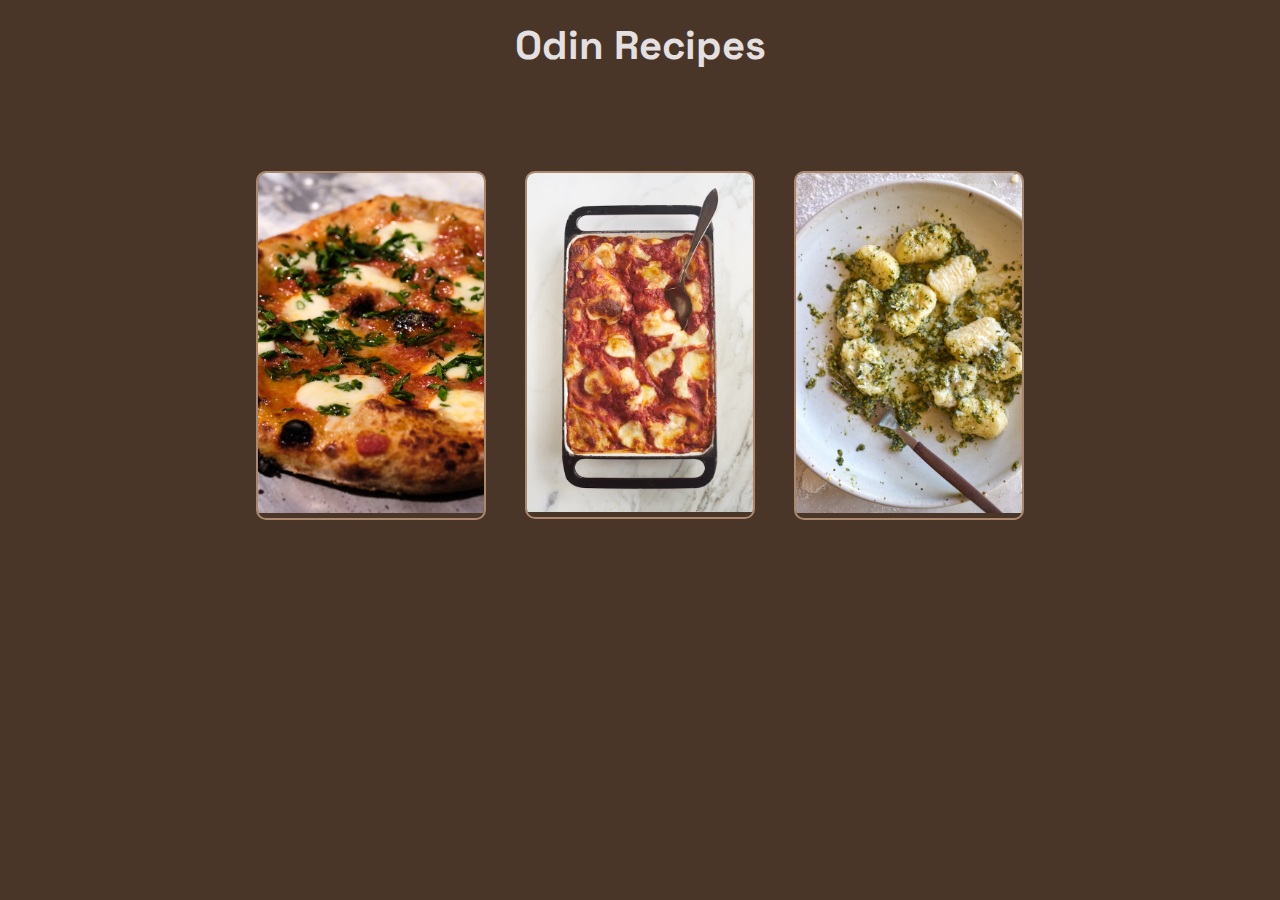
<file: index.html>
<!DOCTYPE html>
<html lang="en">
<head>
    <meta charset="UTF-8">
    <meta name="viewport" content="width=device-width, initial-scale=1.0">
    <title>Recipes</title>
    <link rel="stylesheet" href="style/homestyle.css">
</head>
<body>
    <h1>Odin Recipes</h1>
    <div class="container">
        <div class="recipe-card">
            <a href="recipes/fast pizza.html">
                <img src="images/pizzayummy.jpg" alt="Pizza Dough">
                <div class="overlay">Pizza Dough</div>
            </a>
        </div>
        <div class="recipe-card">
            <a href="recipes/lasanga.html">
                <img src="images/lasagna.avif" alt="Lasagna">
                <div class="overlay">Fast Lasagna</div>
            </a>
        </div>
        <div class="recipe-card">
            <a href="recipes/gnochii.html">
                <img src="images/gnochii.avif" alt="Gnocchi">
                <div class="overlay">Gnocchi</div>
            </a>
        </div>
    </div>
</body>
</html>
</file>
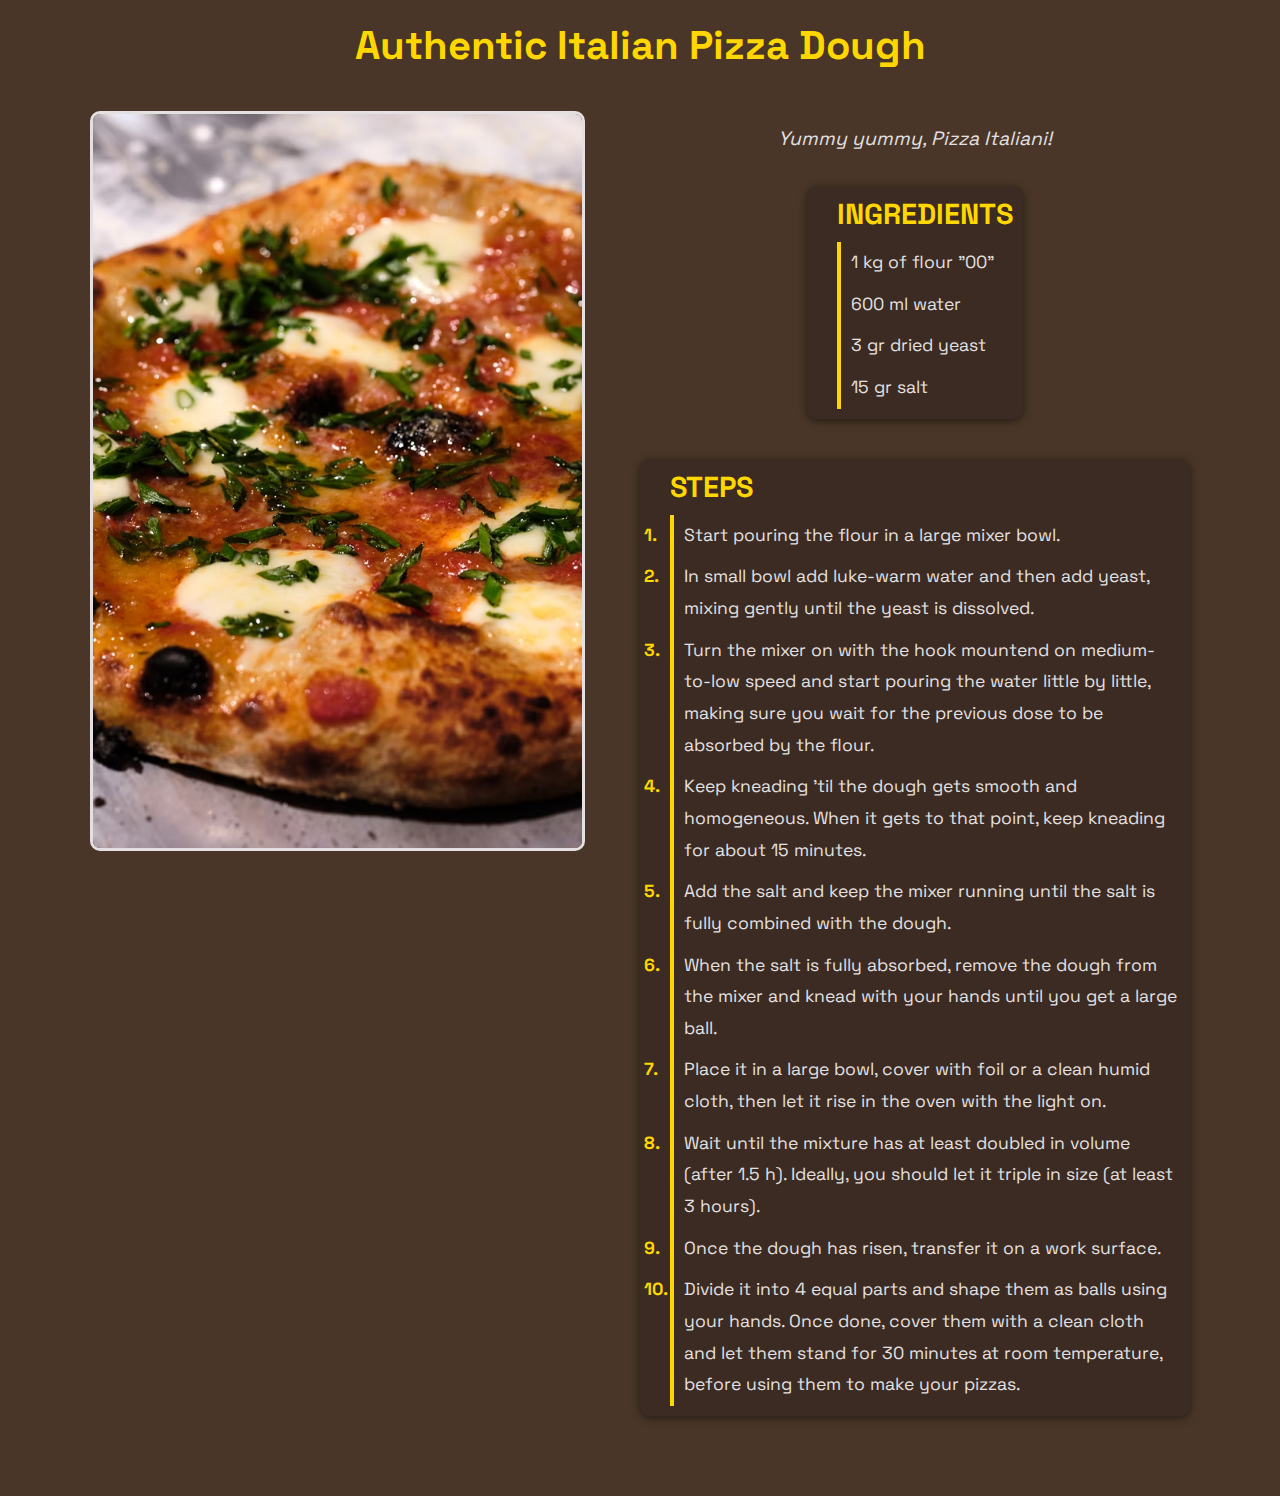
<file: recipes/fast pizza.html>
<!DOCTYPE html>
<html lang="en">
<head>
    <meta charset="UTF-8">
    <meta name="viewport" content="width=device-width, initial-scale=1.0">
    <title>Authentic Italian Pizza Dough</title>
    <link rel="stylesheet" href="../style/recipestyle.css">
</head>
<body>
    <h1>Authentic Italian Pizza Dough</h1>
    <div class="recipe-container">
        <div class="recipe-image">
            <img src="../images/pizzayummy.jpg" alt="Italian Pizza">
        </div>
        <div class="recipe-content">
    <p class="description">Yummy yummy, Pizza Italiani!</p>
    <ul>
        <h2>Ingredients</h2>
        <li>1 kg of flour "00"</li>
        <li>600 ml water</li>
        <li>3 gr dried yeast</li>
        <li>15 gr salt</li>
    </ul>
    <ol>
        <h2>Steps</h2>
        <li>Start pouring the flour in a large mixer bowl.</li>
        <li>In small bowl add luke-warm water and then add yeast, mixing gently until the yeast is dissolved.</li>
        <li>Turn the mixer on with the hook mountend on medium-to-low speed and start pouring the water little by little, making sure you wait for the previous dose to be absorbed by the flour.</li>
        <li>Keep kneading 'til the dough gets smooth and homogeneous. When it gets to that point, keep kneading for about 15 minutes.</li>
        <li>Add the salt and keep the mixer running until the salt is fully combined with the dough.</li>
        <li>When the salt is fully absorbed, remove the dough from the mixer and knead with your hands until you get a large ball.</li>
        <li>Place it in a large bowl, cover with foil or a clean humid cloth, then let it rise in the oven with the light on.</li>
        <li>Wait until the mixture has at least doubled in volume (after 1.5 h). Ideally, you should let it triple in size (at least 3 hours).</li>
        <li>Once the dough has risen, transfer it on a work surface.</li> 
        <li>Divide it into 4 equal parts and shape them as balls using your hands. Once done, cover them with a clean cloth and let them stand for 30 minutes at room temperature, before using them to make your pizzas.</li>   
    </ol>
    </div>
    </div>
</body>
</html>
</file>
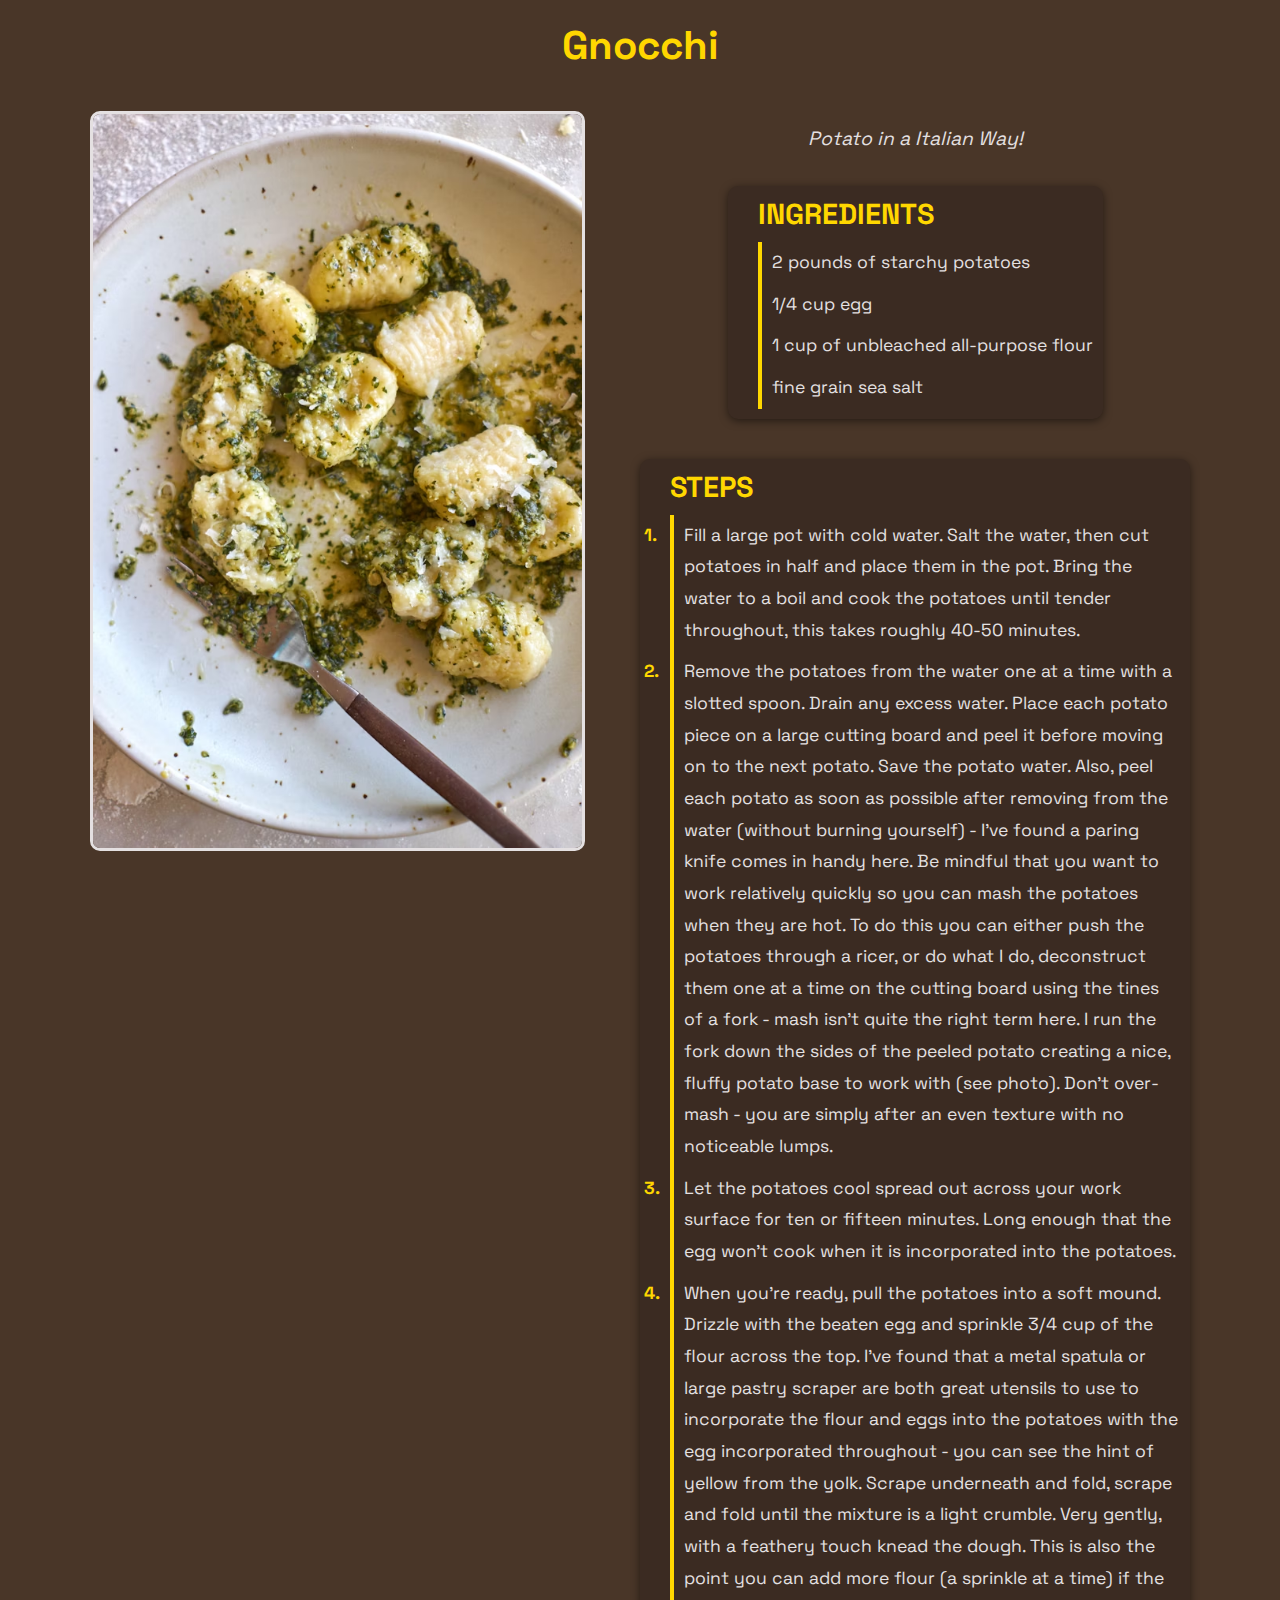
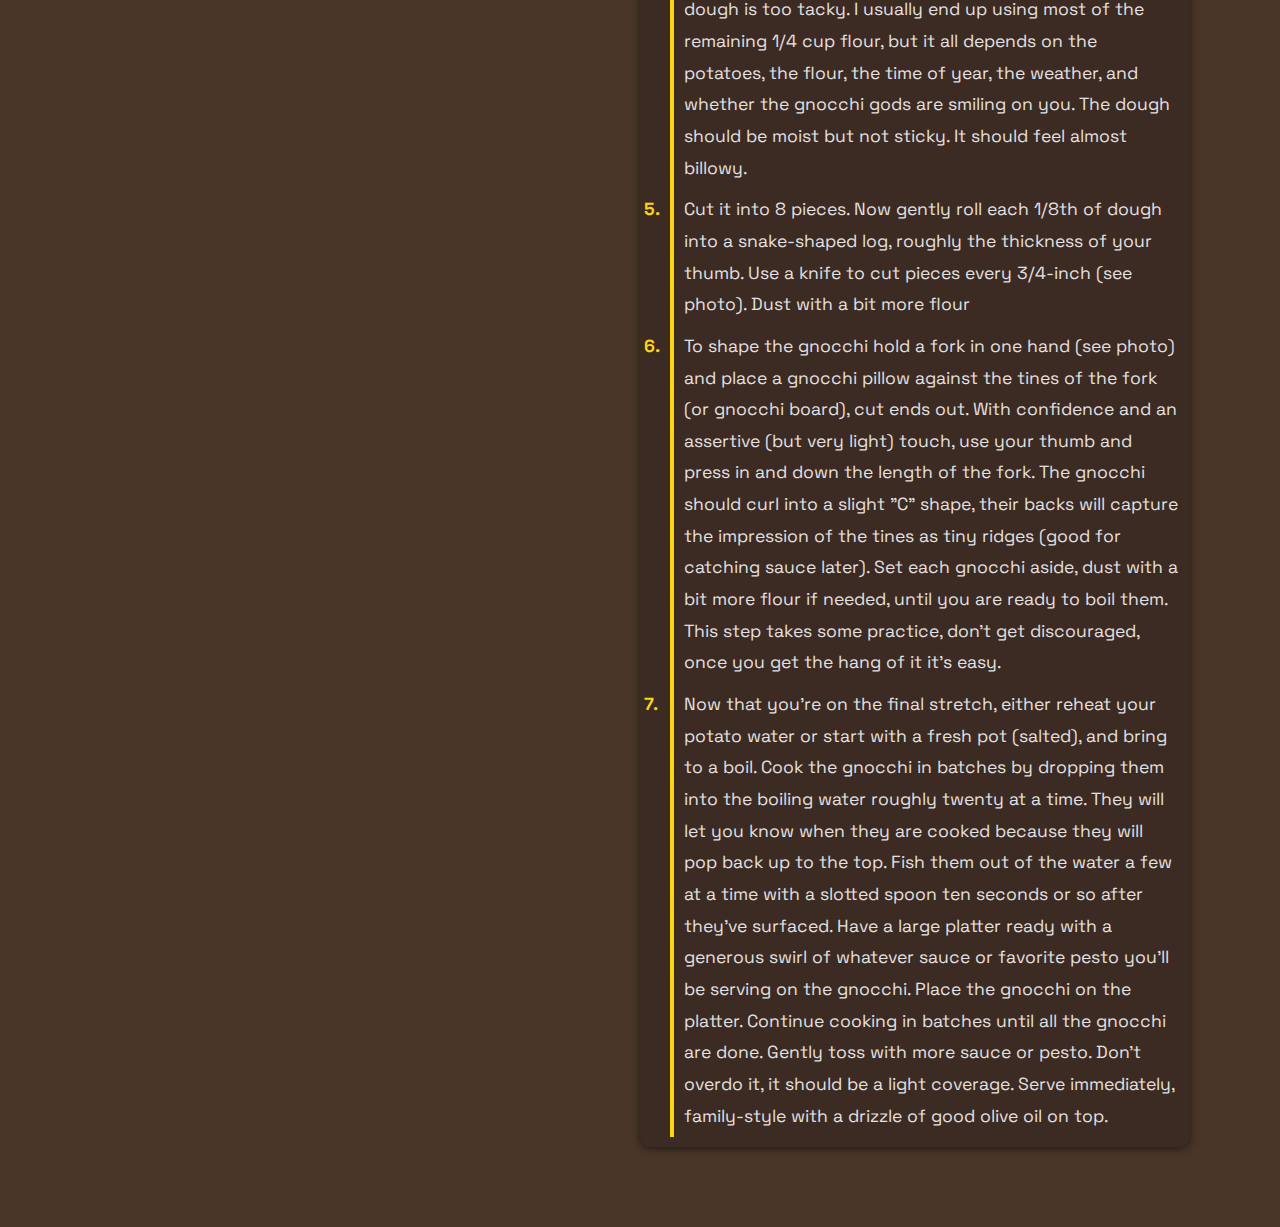
<file: recipes/gnochii.html>
<!DOCTYPE html>
<html lang="en">
<head>
    <meta charset="UTF-8">
    <meta name="viewport" content="width=device-width, initial-scale=1.0">
    <title>Gnocchi</title>
    <link rel="stylesheet" href="../style/recipestyle.css">
</head>
<body>
    <h1>Gnocchi</h1>
    <div class="recipe-container">
        <div class="recipe-image">
            <img src="../images/gnochii.avif" alt="Gnocchi">
        </div>
        <div class="recipe-content">
    <p class="description">Potato in a Italian Way!</p>
    <ul>
        <h2>Ingredients</h2>
        <li>2 pounds of starchy potatoes</li>
        <li>1/4 cup egg</li>
        <li>1 cup of unbleached all-purpose flour</li>
        <li>fine grain sea salt</li>
    </ul>
    <ol>
        <h2>Steps</h2>
        <li>Fill a large pot with cold water. Salt the water, then cut potatoes in half and place them in the pot. Bring the water to a boil and cook the potatoes until tender throughout, this takes roughly 40-50 minutes.</li>
        <li>Remove the potatoes from the water one at a time with a slotted spoon. Drain any excess water. Place each potato piece on a large cutting board and peel it before moving on to the next potato. Save the potato water. Also, peel each potato as soon as possible after removing from the water (without burning yourself) - I've found a paring knife comes in handy here. Be mindful that you want to work relatively quickly so you can mash the potatoes when they are hot. To do this you can either push the potatoes through a ricer, or do what I do, deconstruct them one at a time on the cutting board using the tines of a fork - mash isn't quite the right term here. I run the fork down the sides of the peeled potato creating a nice, fluffy potato base to work with (see photo). Don't over-mash - you are simply after an even texture with no noticeable lumps.</li>
        <li>Let the potatoes cool spread out across your work surface for ten or fifteen minutes. Long enough that the egg won't cook when it is incorporated into the potatoes.</li>
        <li>When you're ready, pull the potatoes into a soft mound. Drizzle with the beaten egg and sprinkle 3/4 cup of the flour across the top. I've found that a metal spatula or large pastry scraper are both great utensils to use to incorporate the flour and eggs into the potatoes with the egg incorporated throughout - you can see the hint of yellow from the yolk. Scrape underneath and fold, scrape and fold until the mixture is a light crumble. Very gently, with a feathery touch knead the dough. This is also the point you can add more flour (a sprinkle at a time) if the dough is too tacky. I usually end up using most of the remaining 1/4 cup flour, but it all depends on the potatoes, the flour, the time of year, the weather, and whether the gnocchi gods are smiling on you. The dough should be moist but not sticky. It should feel almost billowy. </li>
        <li>Cut it into 8 pieces. Now gently roll each 1/8th of dough into a snake-shaped log, roughly the thickness of your thumb. Use a knife to cut pieces every 3/4-inch (see photo). Dust with a bit more flour</li>
        <li>To shape the gnocchi hold a fork in one hand (see photo) and place a gnocchi pillow against the tines of the fork (or gnocchi board), cut ends out. With confidence and an assertive (but very light) touch, use your thumb and press in and down the length of the fork. The gnocchi should curl into a slight "C" shape, their backs will capture the impression of the tines as tiny ridges (good for catching sauce later). Set each gnocchi aside, dust with a bit more flour if needed, until you are ready to boil them. This step takes some practice, don't get discouraged, once you get the hang of it it's easy.
        </li>
        <li>Now that you're on the final stretch, either reheat your potato water or start with a fresh pot (salted), and bring to a boil. Cook the gnocchi in batches by dropping them into the boiling water roughly twenty at a time. They will let you know when they are cooked because they will pop back up to the top. Fish them out of the water a few at a time with a slotted spoon ten seconds or so after they've surfaced. Have a large platter ready with a generous swirl of whatever sauce or favorite pesto you'll be serving on the gnocchi. Place the gnocchi on the platter. Continue cooking in batches until all the gnocchi are done. Gently toss with more sauce or pesto. Don't overdo it, it should be a light coverage. Serve immediately, family-style with a drizzle of good olive oil on top.</li>
    </ol>
    </div>
    </div>
</body>
</html>
</file>
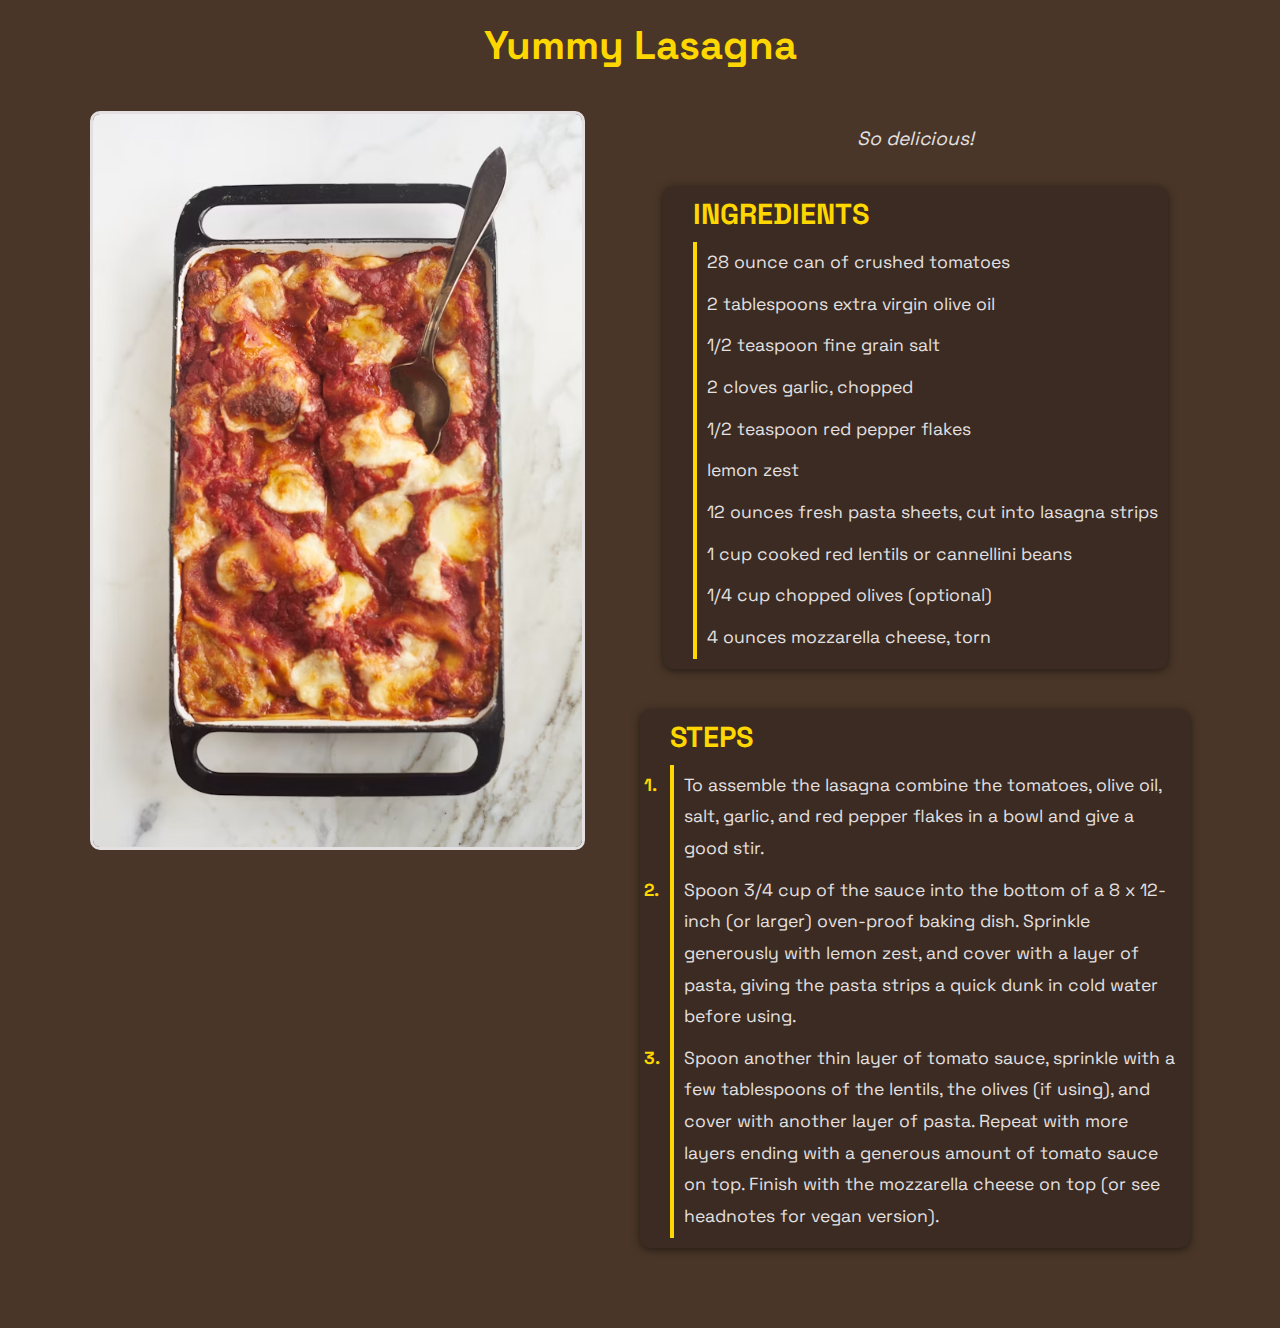
<file: recipes/lasanga.html>
<!DOCTYPE html>
<html lang="en">
<head>
    <meta charset="UTF-8">
    <meta name="viewport" content="width=device-width, initial-scale=1.0">
    <title>Lasagna</title>
    <link rel="stylesheet" href="../style/recipestyle.css">
</head>
<body>
    <h1>Yummy Lasagna</h1>
    <div class="recipe-container">
        <div class="recipe-image">
            <img src="../images/lasagna.avif" alt="Lasagna">
        </div>
        <div class="recipe-content">
    <p class="description">So delicious!</p>
    <ul>
        <h2>Ingredients</h2>
        <li>28 ounce can of crushed tomatoes</li>
        <li>2 tablespoons extra virgin olive oil</li>
        <li>1/2 teaspoon fine grain salt</li>
        <li>2 cloves garlic, chopped</li>
        <li>1/2 teaspoon red pepper flakes</li>
        <li>lemon zest</li>
        <li>12 ounces fresh pasta sheets, cut into lasagna strips</li>
        <li>1 cup cooked red lentils or cannellini beans</li>
        <li>1/4 cup chopped olives (optional)</li>
        <li>4 ounces mozzarella cheese, torn</li>
    </ul>
    <ol>
        <h2>Steps</h2>
        <li>To assemble the lasagna combine the tomatoes, olive oil, salt, garlic, and red pepper flakes in a bowl and give a good stir. </li>
        <li>
        Spoon 3/4 cup of the sauce into the bottom of a 8 x 12-inch (or larger) oven-proof baking dish. Sprinkle generously with lemon zest, and cover with a layer of pasta, giving the pasta strips a quick dunk in cold water before using.
        </li>
        <li>Spoon another thin layer of tomato sauce, sprinkle with a few tablespoons of the lentils, the olives (if using), and cover with another layer of pasta. Repeat with more layers ending with a generous amount of tomato sauce on top. Finish with the mozzarella cheese on top (or see headnotes for vegan version). </li>
    </ol>
</body>
</html>
</file>
<file: style/homestyle.css>
@import url('https://fonts.googleapis.com/css2?family=Doto:wght@100..900&family=Rubik:ital,wght@0,300..900;1,300..900&family=Saira+Condensed:wght@100;200;300;400;500;600;700;800;900&family=Space+Grotesk:wght@300..700&display=swap');

*{
    margin: 0;
    padding: 0;
    box-sizing: border-box;
}

body{
    font-family: "Space Grotesk", sans-serif;
    background-color: #493628;
    color: #E4E0E1;
}

h1{
    font-size: 2.5rem;
    text-align: center;
    margin: 20px 0;
}

.container{
    display: flex;
    justify-content: space-between;
    align-items: center;
    gap: 15px;
    margin: 100px auto;
    width: 60%;
}

.recipe-card{
    position: relative;
    width: 30%;
    height: 100%;
    overflow: hidden;
    border-radius: 10px;
    border: 2px solid #AB886D;
    transition: transform 0.5s ease-in-out;
}

.recipe-card img{
    width: 100%;
    height: 100%;
    object-fit: cover;
    transition: transform 0.5s ease;
}

.recipe-card .overlay{
    position: absolute;
    bottom: 0;
    background: rgba(0, 0, 0, 0.5);
    color: #E4E0E1;
    width: 100%;
    text-align: center;
    padding: 10px;
    font-size: 1.2rem;
    opacity: 0;
    transition: opacity 0.5s ease;
}

.recipe-card:hover img{
    transform: scale(1.1);
}

.recipe-card:hover .overlay{
    opacity: 1;
}

@media (max-width: 768px){
    .container{
        flex-direction: column;
        align-items: center;
    }

    .recipe-card{
        width: 100%;
        margin-bottom: 15px;
    }
}
</file>
<file: style/recipestyle.css>
@import url('https://fonts.googleapis.com/css2?family=Doto:wght@100..900&family=Rubik:ital,wght@0,300..900;1,300..900&family=Saira+Condensed:wght@100;200;300;400;500;600;700;800;900&family=Space+Grotesk:wght@300..700&display=swap');

*{
    margin: 0;
    padding: 0;
    box-sizing: border-box;
}

body{
    font-family: "Space Grotesk", sans-serif;
    background-color: #493628;
    color: #E4E0E1;
    padding: 20px;
}

h1{
    font-size: 2.5rem;
    text-align: center;
    margin-bottom: 20px;
    color: #FFD700;
}

.recipe-container{
    display: flex;
    flex-wrap: wrap;
    justify-content: space-between;
    gap: 20px;
    margin: 40px auto;
    max-width: 1100px;
}

.recipe-image{
    flex: 1;
    max-width: 45%;
}

.recipe-image img{
    display: block;
    max-width: 100%;
    height: auto;
    border-radius: 10px;
    border: 3px solid #E4E0E1;
}

.recipe-content{
    flex: 1;
    max-width: 50%;
    display: flex;
    flex-direction: column;
    justify-content: flex-start;
}

.description{
    font-size: 1.2rem;
    text-align: center;
    margin: 15px 0;
    font-style: italic;
}

ul, ol{
    max-width: 600px;
    margin: 20px auto;
    padding: 10px;
    background-color: #3B2B22;
    border-radius: 10px;
    box-shadow: 0 2px 8px rgba(0, 0, 0, 0.5);
    list-style: none;
    padding-left: 30px;
}

ul h2, ol h2{
    font-size: 1.8rem;
    margin-bottom: 10px;
    color: #FFD700;
    text-align: left;
    text-transform: uppercase;
}

ul li, ol li{
    font-size: 1.1rem;
    line-height: 1.8;
    padding: 5px 0;
    color: #E4E0E1;
    border-left: 4px solid #FFD700;
    padding-left: 10px;
}

ol li{
    counter-increment: step-counter;
    position: relative;
}

ol li::before{
    content: counter(step-counter) ".";
    position: absolute;
    left: -30px;
    color: #FFD700;
    font-weight: bold;
}

a{
    text-decoration: none;
    color: #FFD700;
    transition: color 0.3s ease;
}

a:hover{
    color: #FFC300;
}

@media (max-width: 768px) {
    .recipe-container {
        flex-direction: column;
        align-items: center;
    }

    .recipe-image, .recipe-content {
        max-width: 100%;
    }
}
</file>
